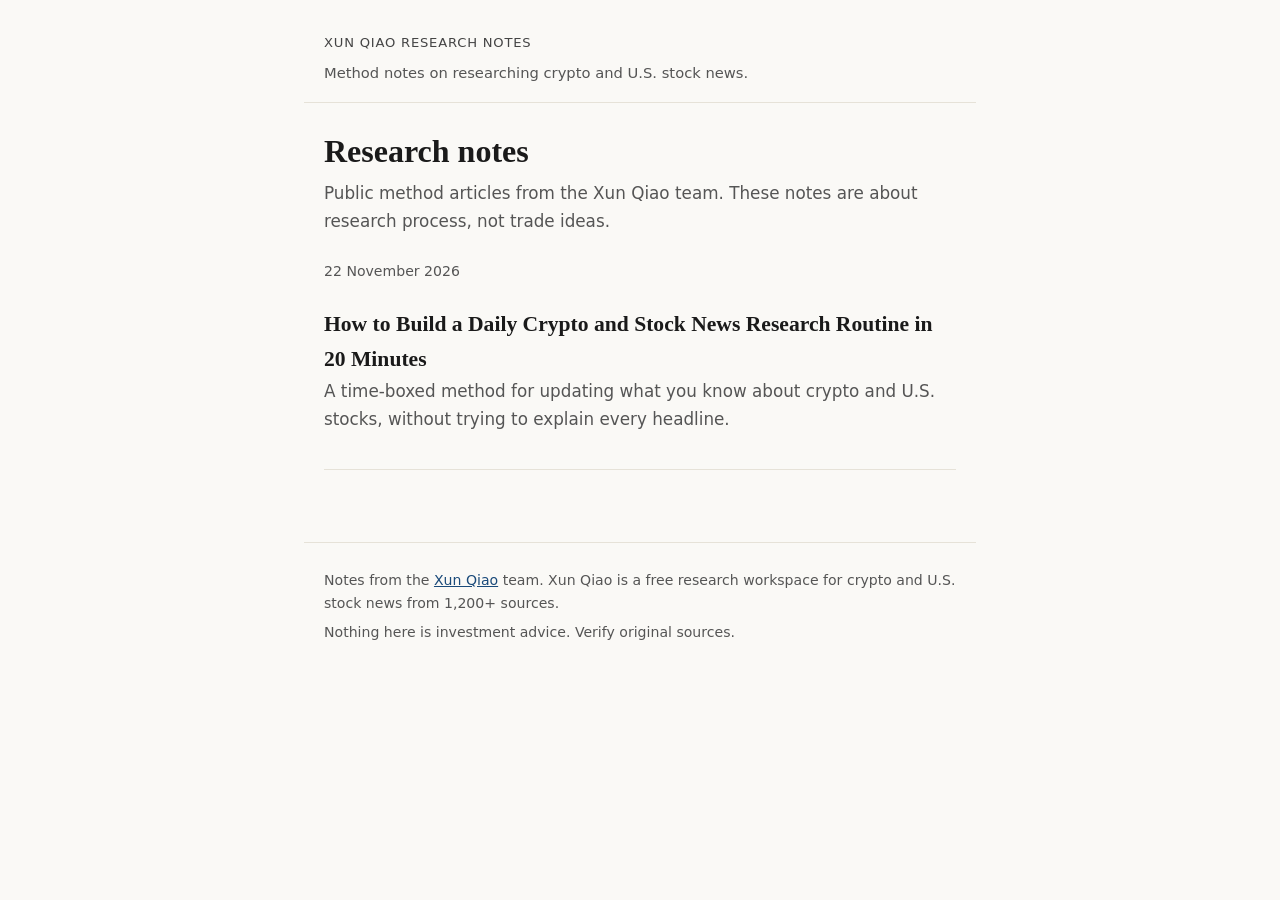
<file: index.html>
<!DOCTYPE html>
<html lang="en">
<head>
  <meta charset="utf-8">
  <meta name="viewport" content="width=device-width, initial-scale=1">
  <title>Xun Qiao Research Notes</title>
  <meta name="description" content="Method notes on researching crypto and U.S. stock news.">
  <link rel="canonical" href="https://xunqiao111.github.io/">
  <link rel="stylesheet" href="./styles.css">
</head>
<body>
  <header>
    <a class="site" href="./">Xun Qiao Research Notes</a>
    <p class="tagline">Method notes on researching crypto and U.S. stock news.</p>
  </header>
  <main>
    
<h1>Research notes</h1>
<p class="dek">Public method articles from the Xun Qiao team. These notes are about research process, not trade ideas.</p>
<ul class="post-list">
  <li>
    <p class="meta">22 November 2026</p>
    <a class="title" href="./posts/how-to-build-a-daily-crypto-and-stock-news-research-routine-in-20-minutes/">How to Build a Daily Crypto and Stock News Research Routine in 20 Minutes</a>
    <p class="dek">A time-boxed method for updating what you know about crypto and U.S. stocks, without trying to explain every headline.</p>
  </li>
</ul>

  </main>
  <footer>
    <p>Notes from the <a href="https://xunqiao.qq10.fun/about">Xun Qiao</a> team. Xun Qiao is a free research workspace for crypto and U.S. stock news from 1,200+ sources.</p>
    <p>Nothing here is investment advice. Verify original sources.</p>
  </footer>
</body>
</html>
</file>
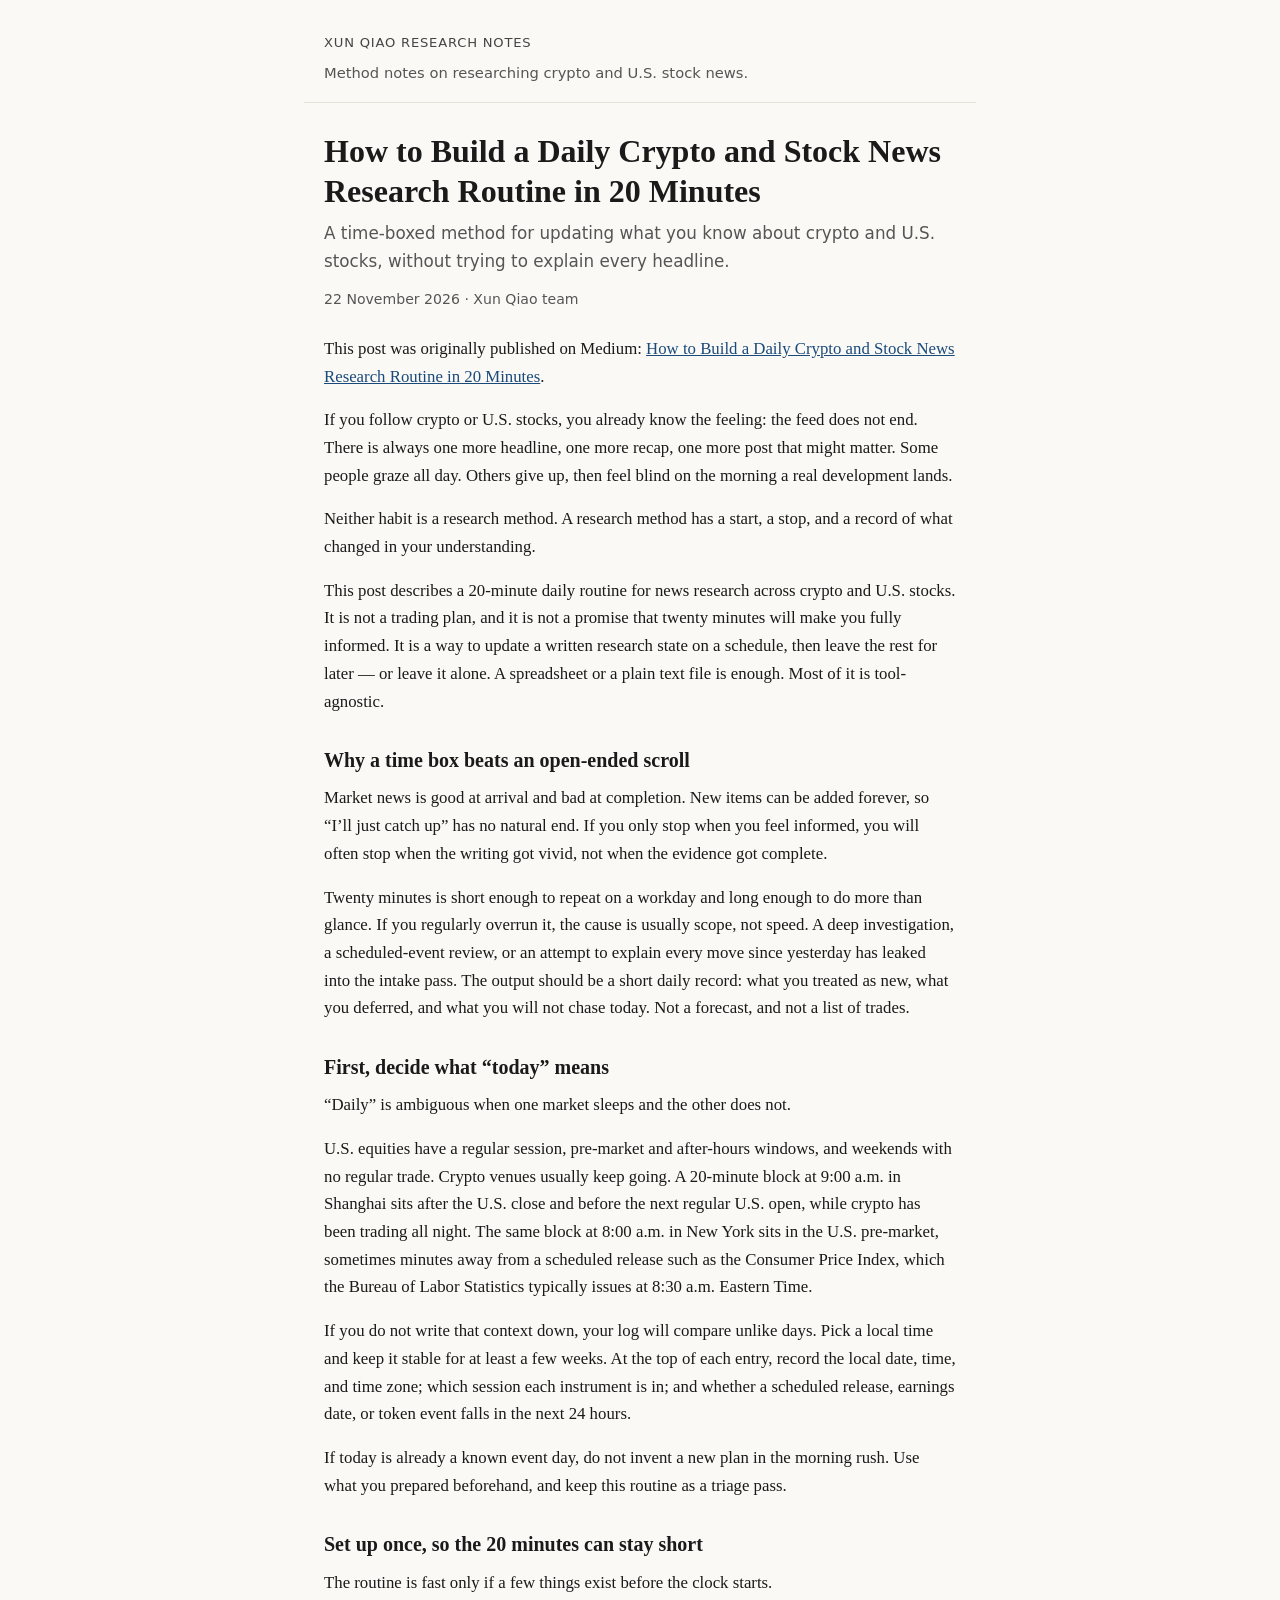
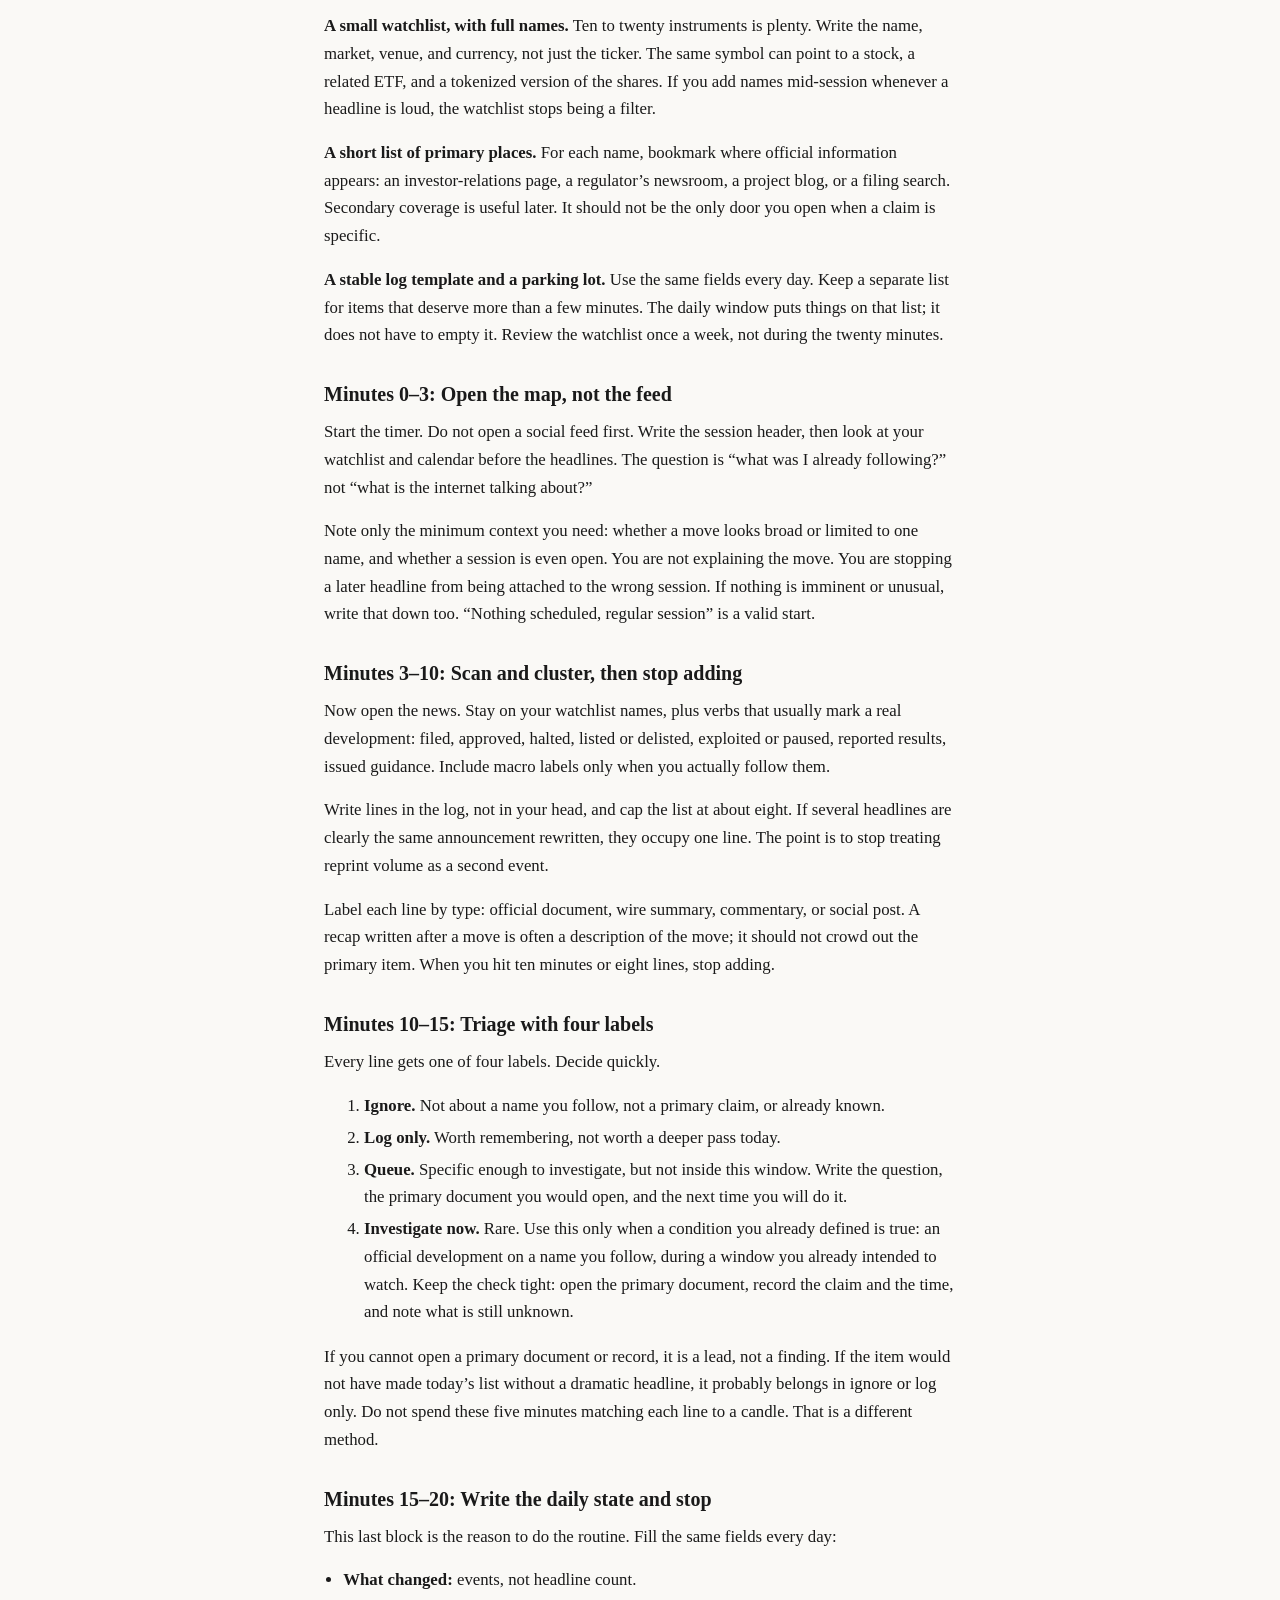
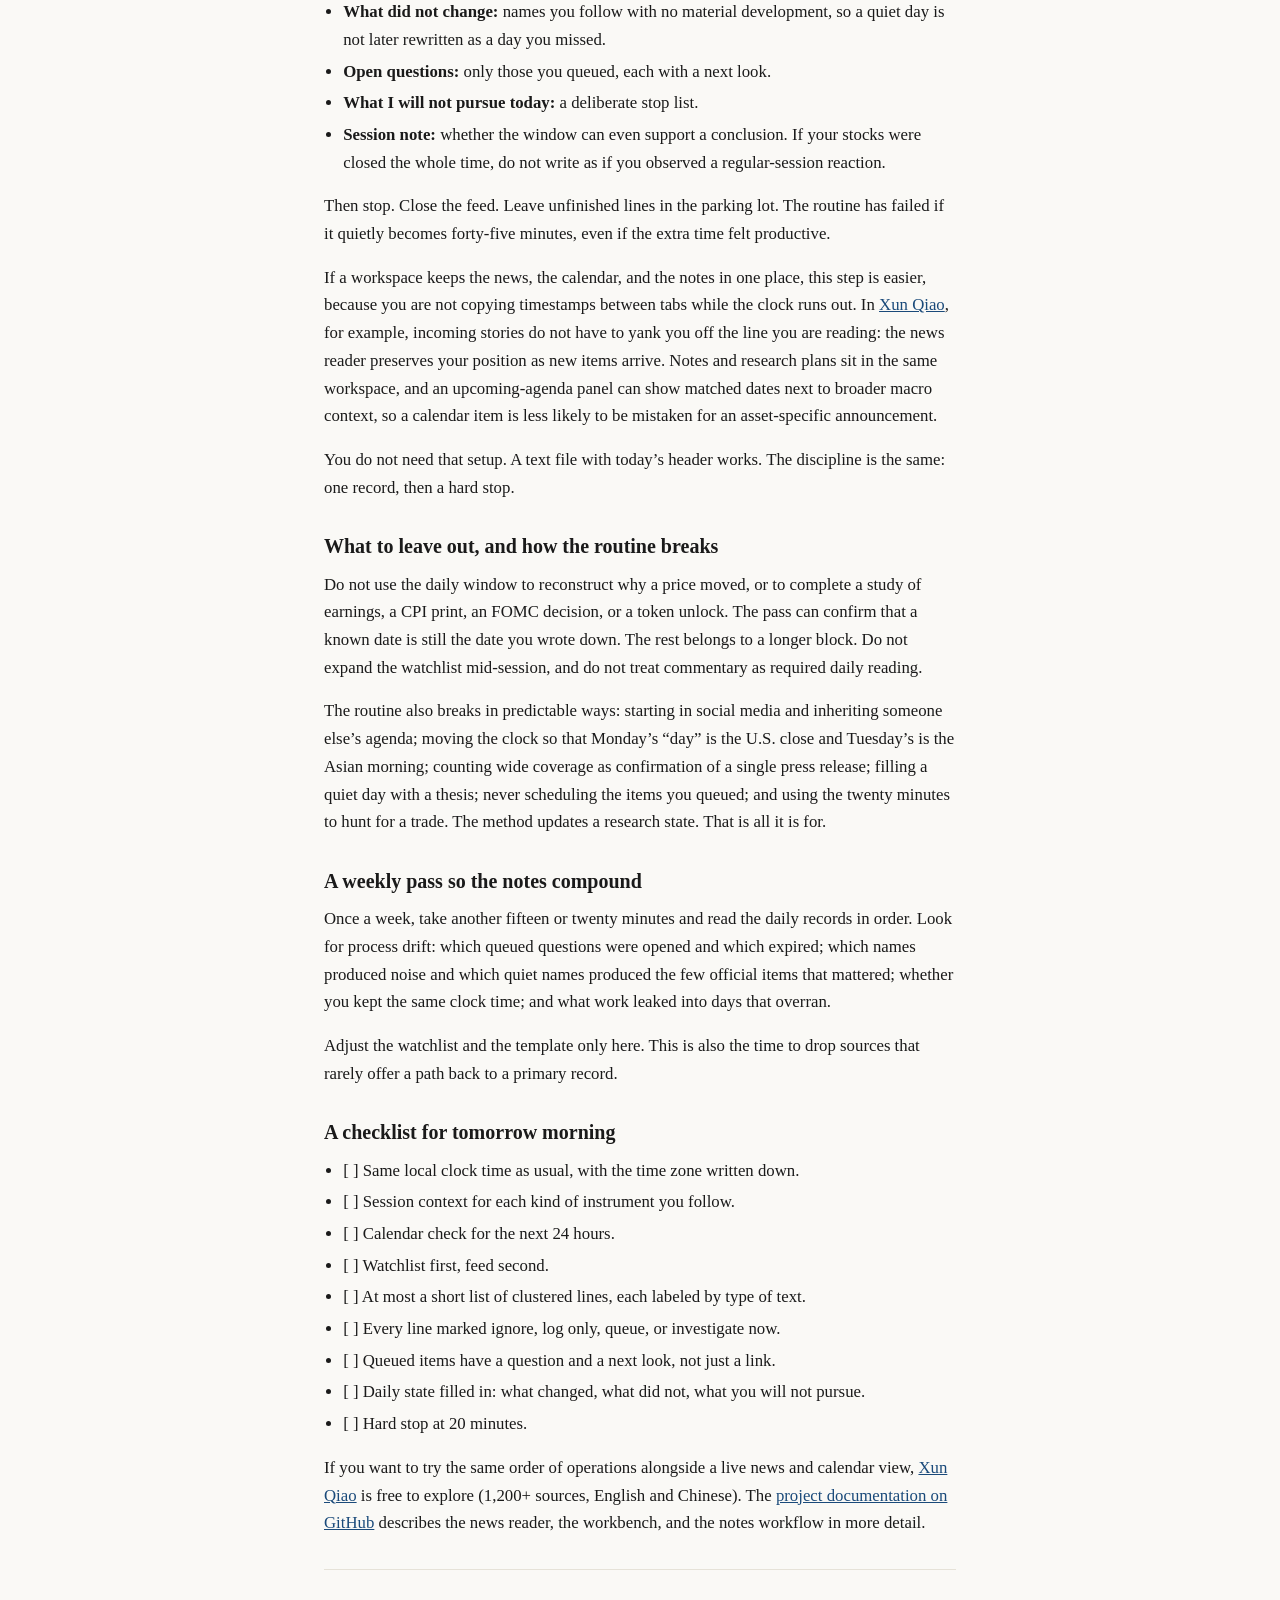
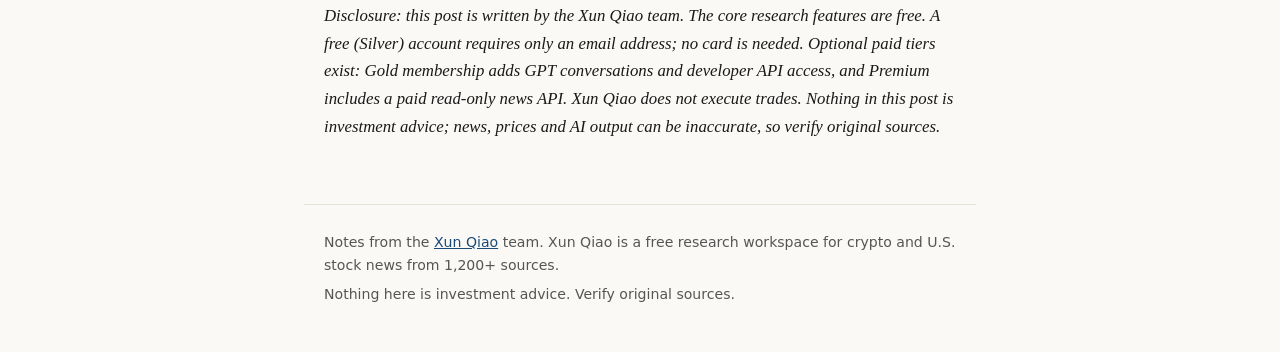
<file: posts/how-to-build-a-daily-crypto-and-stock-news-research-routine-in-20-minutes/index.html>
<!DOCTYPE html>
<html lang="en">
<head>
  <meta charset="utf-8">
  <meta name="viewport" content="width=device-width, initial-scale=1">
  <title>How to Build a Daily Crypto and Stock News Research Routine in 20 Minutes — Xun Qiao Research Notes</title>
  <meta name="description" content="A time-boxed method for updating what you know about crypto and U.S. stocks, without trying to explain every headline.">
  <link rel="canonical" href="https://medium.com/@xunqiao/how-to-build-a-daily-crypto-and-stock-news-research-routine-in-20-minutes-8db0f03355bc">
  <link rel="stylesheet" href="../../styles.css">
  <meta property="og:title" content="How to Build a Daily Crypto and Stock News Research Routine in 20 Minutes">
  <meta property="og:description" content="A time-boxed method for updating what you know about crypto and U.S. stocks, without trying to explain every headline.">
</head>
<body>
  <header>
    <a class="site" href="../../">Xun Qiao Research Notes</a>
    <p class="tagline">Method notes on researching crypto and U.S. stock news.</p>
  </header>
  <main>
    
<article>
  <h1>How to Build a Daily Crypto and Stock News Research Routine in 20 Minutes</h1>
  <p class="dek">A time-boxed method for updating what you know about crypto and U.S. stocks, without trying to explain every headline.</p>
  <p class="meta">22 November 2026 · Xun Qiao team</p>
  <p>This post was originally published on Medium: <a href="https://medium.com/@xunqiao/how-to-build-a-daily-crypto-and-stock-news-research-routine-in-20-minutes-8db0f03355bc">How to Build a Daily Crypto and Stock News Research Routine in 20 Minutes</a>.</p>

<p>If you follow crypto or U.S. stocks, you already know the feeling: the feed does not end. There is always one more headline, one more recap, one more post that might matter. Some people graze all day. Others give up, then feel blind on the morning a real development lands.</p>
<p>Neither habit is a research method. A research method has a start, a stop, and a record of what changed in your understanding.</p>
<p>This post describes a 20-minute daily routine for news research across crypto and U.S. stocks. It is not a trading plan, and it is not a promise that twenty minutes will make you fully informed. It is a way to update a written research state on a schedule, then leave the rest for later &mdash; or leave it alone. A spreadsheet or a plain text file is enough. Most of it is tool-agnostic.</p>
<h2>Why a time box beats an open-ended scroll</h2>
<p>Market news is good at arrival and bad at completion. New items can be added forever, so &ldquo;I&rsquo;ll just catch up&rdquo; has no natural end. If you only stop when you feel informed, you will often stop when the writing got vivid, not when the evidence got complete.</p>
<p>Twenty minutes is short enough to repeat on a workday and long enough to do more than glance. If you regularly overrun it, the cause is usually scope, not speed. A deep investigation, a scheduled-event review, or an attempt to explain every move since yesterday has leaked into the intake pass. The output should be a short daily record: what you treated as new, what you deferred, and what you will not chase today. Not a forecast, and not a list of trades.</p>
<h2>First, decide what &ldquo;today&rdquo; means</h2>
<p>&ldquo;Daily&rdquo; is ambiguous when one market sleeps and the other does not.</p>
<p>U.S. equities have a regular session, pre-market and after-hours windows, and weekends with no regular trade. Crypto venues usually keep going. A 20-minute block at 9:00 a.m. in Shanghai sits after the U.S. close and before the next regular U.S. open, while crypto has been trading all night. The same block at 8:00 a.m. in New York sits in the U.S. pre-market, sometimes minutes away from a scheduled release such as the Consumer Price Index, which the Bureau of Labor Statistics typically issues at 8:30 a.m. Eastern Time.</p>
<p>If you do not write that context down, your log will compare unlike days. Pick a local time and keep it stable for at least a few weeks. At the top of each entry, record the local date, time, and time zone; which session each instrument is in; and whether a scheduled release, earnings date, or token event falls in the next 24 hours.</p>
<p>If today is already a known event day, do not invent a new plan in the morning rush. Use what you prepared beforehand, and keep this routine as a triage pass.</p>
<h2>Set up once, so the 20 minutes can stay short</h2>
<p>The routine is fast only if a few things exist before the clock starts.</p>
<p><strong>A small watchlist, with full names.</strong> Ten to twenty instruments is plenty. Write the name, market, venue, and currency, not just the ticker. The same symbol can point to a stock, a related ETF, and a tokenized version of the shares. If you add names mid-session whenever a headline is loud, the watchlist stops being a filter.</p>
<p><strong>A short list of primary places.</strong> For each name, bookmark where official information appears: an investor-relations page, a regulator&rsquo;s newsroom, a project blog, or a filing search. Secondary coverage is useful later. It should not be the only door you open when a claim is specific.</p>
<p><strong>A stable log template and a parking lot.</strong> Use the same fields every day. Keep a separate list for items that deserve more than a few minutes. The daily window puts things on that list; it does not have to empty it. Review the watchlist once a week, not during the twenty minutes.</p>
<h2>Minutes 0&ndash;3: Open the map, not the feed</h2>
<p>Start the timer. Do not open a social feed first. Write the session header, then look at your watchlist and calendar before the headlines. The question is &ldquo;what was I already following?&rdquo; not &ldquo;what is the internet talking about?&rdquo;</p>
<p>Note only the minimum context you need: whether a move looks broad or limited to one name, and whether a session is even open. You are not explaining the move. You are stopping a later headline from being attached to the wrong session. If nothing is imminent or unusual, write that down too. &ldquo;Nothing scheduled, regular session&rdquo; is a valid start.</p>
<h2>Minutes 3&ndash;10: Scan and cluster, then stop adding</h2>
<p>Now open the news. Stay on your watchlist names, plus verbs that usually mark a real development: filed, approved, halted, listed or delisted, exploited or paused, reported results, issued guidance. Include macro labels only when you actually follow them.</p>
<p>Write lines in the log, not in your head, and cap the list at about eight. If several headlines are clearly the same announcement rewritten, they occupy one line. The point is to stop treating reprint volume as a second event.</p>
<p>Label each line by type: official document, wire summary, commentary, or social post. A recap written after a move is often a description of the move; it should not crowd out the primary item. When you hit ten minutes or eight lines, stop adding.</p>
<h2>Minutes 10&ndash;15: Triage with four labels</h2>
<p>Every line gets one of four labels. Decide quickly.</p>
<ol>
<li><strong>Ignore.</strong> Not about a name you follow, not a primary claim, or already known.</li>
<li><strong>Log only.</strong> Worth remembering, not worth a deeper pass today.</li>
<li><strong>Queue.</strong> Specific enough to investigate, but not inside this window. Write the question, the primary document you would open, and the next time you will do it.</li>
<li><strong>Investigate now.</strong> Rare. Use this only when a condition you already defined is true: an official development on a name you follow, during a window you already intended to watch. Keep the check tight: open the primary document, record the claim and the time, and note what is still unknown.</li>
</ol>
<p>If you cannot open a primary document or record, it is a lead, not a finding. If the item would not have made today&rsquo;s list without a dramatic headline, it probably belongs in ignore or log only. Do not spend these five minutes matching each line to a candle. That is a different method.</p>
<h2>Minutes 15&ndash;20: Write the daily state and stop</h2>
<p>This last block is the reason to do the routine. Fill the same fields every day:</p>
<ul>
<li><strong>What changed:</strong> events, not headline count.</li>
<li><strong>What did not change:</strong> names you follow with no material development, so a quiet day is not later rewritten as a day you missed.</li>
<li><strong>Open questions:</strong> only those you queued, each with a next look.</li>
<li><strong>What I will not pursue today:</strong> a deliberate stop list.</li>
<li><strong>Session note:</strong> whether the window can even support a conclusion. If your stocks were closed the whole time, do not write as if you observed a regular-session reaction.</li>
</ul>
<p>Then stop. Close the feed. Leave unfinished lines in the parking lot. The routine has failed if it quietly becomes forty-five minutes, even if the extra time felt productive.</p>
<p>If a workspace keeps the news, the calendar, and the notes in one place, this step is easier, because you are not copying timestamps between tabs while the clock runs out. In <a href="https://xunqiao.qq10.fun/about">Xun Qiao</a>, for example, incoming stories do not have to yank you off the line you are reading: the news reader preserves your position as new items arrive. Notes and research plans sit in the same workspace, and an upcoming-agenda panel can show matched dates next to broader macro context, so a calendar item is less likely to be mistaken for an asset-specific announcement.</p>
<p>You do not need that setup. A text file with today&rsquo;s header works. The discipline is the same: one record, then a hard stop.</p>
<h2>What to leave out, and how the routine breaks</h2>
<p>Do not use the daily window to reconstruct why a price moved, or to complete a study of earnings, a CPI print, an FOMC decision, or a token unlock. The pass can confirm that a known date is still the date you wrote down. The rest belongs to a longer block. Do not expand the watchlist mid-session, and do not treat commentary as required daily reading.</p>
<p>The routine also breaks in predictable ways: starting in social media and inheriting someone else&rsquo;s agenda; moving the clock so that Monday&rsquo;s &ldquo;day&rdquo; is the U.S. close and Tuesday&rsquo;s is the Asian morning; counting wide coverage as confirmation of a single press release; filling a quiet day with a thesis; never scheduling the items you queued; and using the twenty minutes to hunt for a trade. The method updates a research state. That is all it is for.</p>
<h2>A weekly pass so the notes compound</h2>
<p>Once a week, take another fifteen or twenty minutes and read the daily records in order. Look for process drift: which queued questions were opened and which expired; which names produced noise and which quiet names produced the few official items that mattered; whether you kept the same clock time; and what work leaked into days that overran.</p>
<p>Adjust the watchlist and the template only here. This is also the time to drop sources that rarely offer a path back to a primary record.</p>
<h2>A checklist for tomorrow morning</h2>
<ul>
<li>[ ] Same local clock time as usual, with the time zone written down.</li>
<li>[ ] Session context for each kind of instrument you follow.</li>
<li>[ ] Calendar check for the next 24 hours.</li>
<li>[ ] Watchlist first, feed second.</li>
<li>[ ] At most a short list of clustered lines, each labeled by type of text.</li>
<li>[ ] Every line marked ignore, log only, queue, or investigate now.</li>
<li>[ ] Queued items have a question and a next look, not just a link.</li>
<li>[ ] Daily state filled in: what changed, what did not, what you will not pursue.</li>
<li>[ ] Hard stop at 20 minutes.</li>
</ul>
<p>If you want to try the same order of operations alongside a live news and calendar view, <a href="https://xunqiao.qq10.fun/about">Xun Qiao</a> is free to explore (1,200+ sources, English and Chinese). The <a href="https://github.com/xunqiao111/xunqiao-market-intelligence">project documentation on GitHub</a> describes the news reader, the workbench, and the notes workflow in more detail.</p>
<hr />
<p><em>Disclosure: this post is written by the Xun Qiao team. The core research features are free. A free (Silver) account requires only an email address; no card is needed. Optional paid tiers exist: Gold membership adds GPT conversations and developer API access, and Premium includes a paid read-only news API. Xun Qiao does not execute trades. Nothing in this post is investment advice; news, prices and AI output can be inaccurate, so verify original sources.</em></p>

</article>

  </main>
  <footer>
    <p>Notes from the <a href="https://xunqiao.qq10.fun/about">Xun Qiao</a> team. Xun Qiao is a free research workspace for crypto and U.S. stock news from 1,200+ sources.</p>
    <p>Nothing here is investment advice. Verify original sources.</p>
  </footer>
</body>
</html>
</file>
<file: styles.css>
:root { color-scheme: light; }
* { box-sizing: border-box; }
html, body { margin: 0; padding: 0; }
body {
  font-family: "Iowan Old Style", "Palatino Linotype", Palatino, "Times New Roman", serif;
  color: #1a1a1a;
  background: #faf9f6;
  line-height: 1.65;
  font-size: 1.05rem;
}
a { color: #1a4a7a; }
a:hover { color: #0e2f4f; }
header, main, footer { max-width: 42rem; margin: 0 auto; padding: 0 1.25rem; }
header { padding-top: 1.75rem; padding-bottom: 1rem; border-bottom: 1px solid #e6e2d8; }
header .site { font-family: system-ui, -apple-system, sans-serif; font-size: 0.82rem; letter-spacing: 0.06em; text-transform: uppercase; color: #444; text-decoration: none; }
header .tagline { margin: 0.35rem 0 0; font-size: 0.92rem; color: #555; font-family: system-ui, -apple-system, sans-serif; }
main { padding-top: 1.75rem; padding-bottom: 3rem; }
h1 { font-size: 2rem; line-height: 1.25; margin: 0 0 0.6rem; font-weight: 650; }
h2 { font-size: 1.25rem; margin: 2rem 0 0.7rem; line-height: 1.3; }
.dek, .meta { font-family: system-ui, -apple-system, sans-serif; color: #555; }
.meta { font-size: 0.88rem; margin: 0 0 1.5rem; }
.dek { font-size: 1.05rem; margin: 0 0 0.75rem; }
article p { margin: 0 0 1rem; }
article ul { margin: 0 0 1rem; padding-left: 1.2rem; }
article li { margin: 0.25rem 0; }
article hr { border: 0; border-top: 1px solid #e6e2d8; margin: 2rem 0; }
.post-list { list-style: none; padding: 0; margin: 1.5rem 0; }
.post-list li { margin: 0 0 1.5rem; padding-bottom: 1.5rem; border-bottom: 1px solid #e6e2d8; }
.post-list a.title { font-size: 1.35rem; text-decoration: none; color: #1a1a1a; font-weight: 650; }
.post-list a.title:hover { color: #1a4a7a; }
footer { padding: 1.25rem 1.25rem 2.5rem; border-top: 1px solid #e6e2d8; font-family: system-ui, -apple-system, sans-serif; font-size: 0.88rem; color: #555; }
footer p { margin: 0.35rem 0; }
</file>
